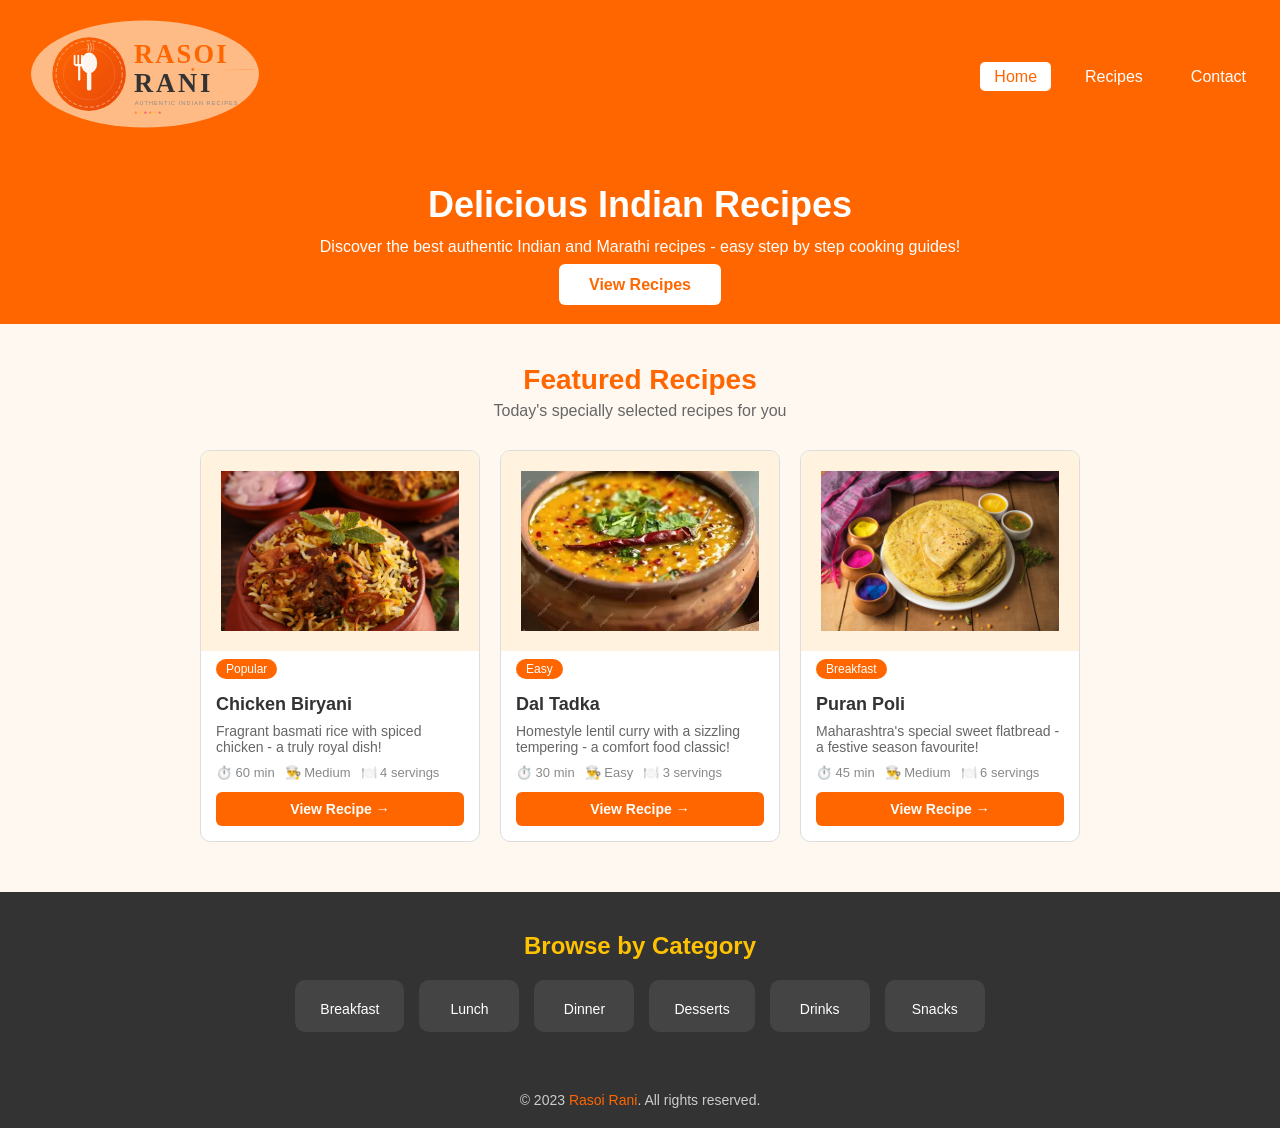
<file: index.html>
<!DOCTYPE html>
<html>
<head>
    <title>Home</title>
    <link rel="stylesheet" href="./css/style.css">
    <link rel="stylesheet" href="./css/home.css">
</head>
<body>
    <!-- NAVBAR -->
  <nav>
    <div class="logo">
        <img src="./images/rasoi_rani_logo.svg" alt="logo" width="250px">
    </div>
    <ul>
      <li><a href="/index.html" class="active">Home</a></li>
      <li><a href="./pages/recipes.html">Recipes</a></li>
      <li><a href="./pages/contact.html">Contact</a></li>
    </ul>
  </nav>

  <!-- HERO -->
  <section class="hero">
    <h1>Delicious Indian Recipes</h1>
    <p>Discover the best authentic Indian and Marathi recipes - easy step by step cooking guides!</p>
    <a href="./pages/recipes.html">View Recipes</a>
  </section>

     <!-- FEATURED RECIPES -->
  <div class="section-title">
    <h2>Featured Recipes</h2>
    <p>Today's specially selected recipes for you</p>
  </div>

  <div class="cards-grid">

    <div class="card">
      <img src="./images/biryani.jpg" alt="Chicken Biryani" class="card-img"/>
      <span class="card-badge">Popular</span>
      <div class="card-body">
        <h3>Chicken Biryani</h3>
        <p>Fragrant basmati rice with spiced chicken - a truly royal dish!</p>
        <div class="card-meta">
          <span>⏱️ 60 min</span>
          <span>👨‍🍳 Medium</span>
          <span>🍽️ 4 servings</span>
        </div>
        <a href="./pages/recipes.html" class="card-btn">View Recipe →</a>
      </div>
    </div>

    <div class="card">
      <img src="./images/dal-tadka.webp" alt="Dal Tadka" class="card-img"/>
      <span class="card-badge">Easy</span>
      <div class="card-body">
        <h3>Dal Tadka</h3>
        <p>Homestyle lentil curry with a sizzling tempering - a comfort food classic!</p>
        <div class="card-meta">
          <span>⏱️ 30 min</span>
          <span>👨‍🍳 Easy</span>
          <span>🍽️ 3 servings</span>
        </div>
        <a href="./pages/recipes.html" class="card-btn">View Recipe →</a>
      </div>
    </div>

    <div class="card">
      <img src="./images/puran-poli.jpg" alt="Puran Poli" class="card-img"/>
      <span class="card-badge">Breakfast</span>
      <div class="card-body">
        <h3>Puran Poli</h3>
        <p>Maharashtra's special sweet flatbread - a festive season favourite!</p>
        <div class="card-meta">
          <span>⏱️ 45 min</span>
          <span>👨‍🍳 Medium</span>
          <span>🍽️ 6 servings</span>
        </div>
        <a href="./pages/recipes.html" class="card-btn">View Recipe →</a>
      </div>
    </div>

  </div>

  <!-- CATEGORIES -->
  <div class="categories">
    <h2>Browse by Category</h2>
    <div class="cat-grid">
      <a href="./pages/recipes.html" class="cat-card"><span class="emoji"></span>Breakfast</a>
      <a href="./pages/recipes.html" class="cat-card"><span class="emoji"></span>Lunch</a>
      <a href="./pages/recipes.html" class="cat-card"><span class="emoji"></span>Dinner</a>
      <a href="./pages/recipes.html" class="cat-card"><span class="emoji"></span>Desserts</a>
      <a href="./pages/recipes.html" class="cat-card"><span class="emoji"></span>Drinks</a>
      <a href="./pages/recipes.html" class="cat-card"><span class="emoji"></span>Snacks</a>
    </div>
  </div>

  <!-- FOOTER -->
  <footer>
    <p>&copy; 2023 <span>Rasoi Rani</span>. All rights reserved.</p>
  </footer>
</body>
</html>
</file>
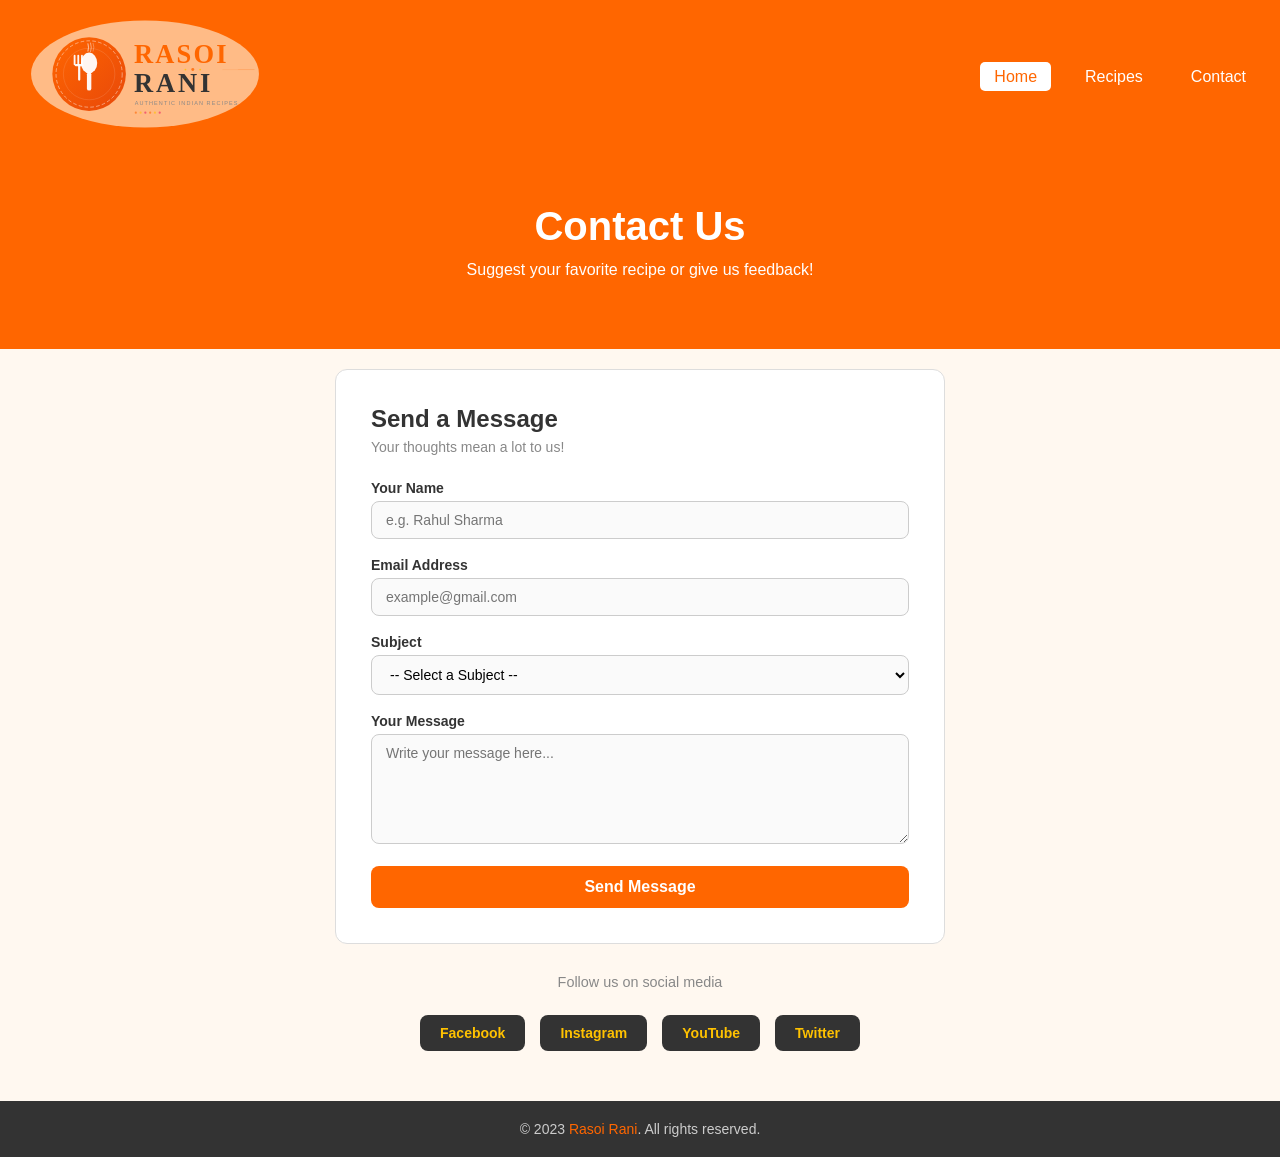
<file: pages/contact.html>
<!DOCTYPE html>
<html>
<head>
    <title>Contact Us</title>
    <link rel="stylesheet" href="./../css/style.css">
    <link rel="stylesheet" href="./../css/home.css">
</head>
<body>
    <!-- NAVBAR -->
  <nav>
    <div class="logo">
        <img src="./../images/rasoi_rani_logo.svg" alt="logo" width="250px">
    </div>
    <ul>
      <li><a href="./../index.html" class="active">Home</a></li>
      <li><a href="./recipes.html">Recipes</a></li>
      <li><a href="./contact.html">Contact</a></li>
    </ul>
  </nav>

   <!-- HERO SMALL -->
  <section class="hero" style="padding:50px 5%;">
    <h1 style="font-size:2.5rem;"> Contact Us</h1>
    <p>Suggest your favorite recipe or give us feedback!</p>
  </section>

  <!-- CONTACT FORM -->
  <div class="contact-section">

    <div class="contact-form">
      <h2> Send a Message</h2>
      <p>Your thoughts mean a lot to us!</p>

      <div class="form-group">
        <label for="name">Your Name</label>
        <input type="text" id="name" placeholder="e.g. Rahul Sharma" />
      </div>

      <div class="form-group">
        <label for="email"> Email Address</label>
        <input type="email" id="email" placeholder="example@gmail.com" />
      </div>

      <div class="form-group">
        <label for="topic"> Subject</label>
        <select id="topic">
          <option value="">-- Select a Subject --</option>
          <option value="recipe">I want to suggest a new Recipe</option>
          <option value="feedback">Feedback about the Website</option>
          <option value="question">I have a question about a Recipe</option>
          <option value="other">Other</option>
        </select>
      </div>

      <div class="form-group">
        <label for="message">Your Message</label>
        <textarea id="message" placeholder="Write your message here..."></textarea>
      </div>

      <button class="submit-btn" onclick="handleSubmit()"> Send Message</button>

      <div id="successMsg" style="display:none; margin-top:20px; background:#E8F5E9; border-radius:12px; padding:16px; color:#2E7D32; font-weight:600; text-align:center;">
         Your message has been sent successfully! Thank you 
      </div>
    </div>

    <!-- SOCIAL LINKS -->
    <div style="text-align:center; margin-top:30px;">
      <p style="color:#888; margin-bottom:15px; font-size:0.9rem;">Follow us on social media</p>
      <div class="social-links">
        <a href="https://www.facebook.com/"> Facebook</a>
        <a href="https://www.instagram.com/">Instagram</a>
        <a href="https://www.youtube.com/">YouTube</a>
        <a href="https://twitter.com/"> Twitter</a>
      </div>
    </div>
  </div>

<!-- FOOTER -->
  <footer>
    <p>&copy; 2023 <span>Rasoi Rani</span>. All rights reserved.</p>
  </footer>
</body>
</html>
</file>
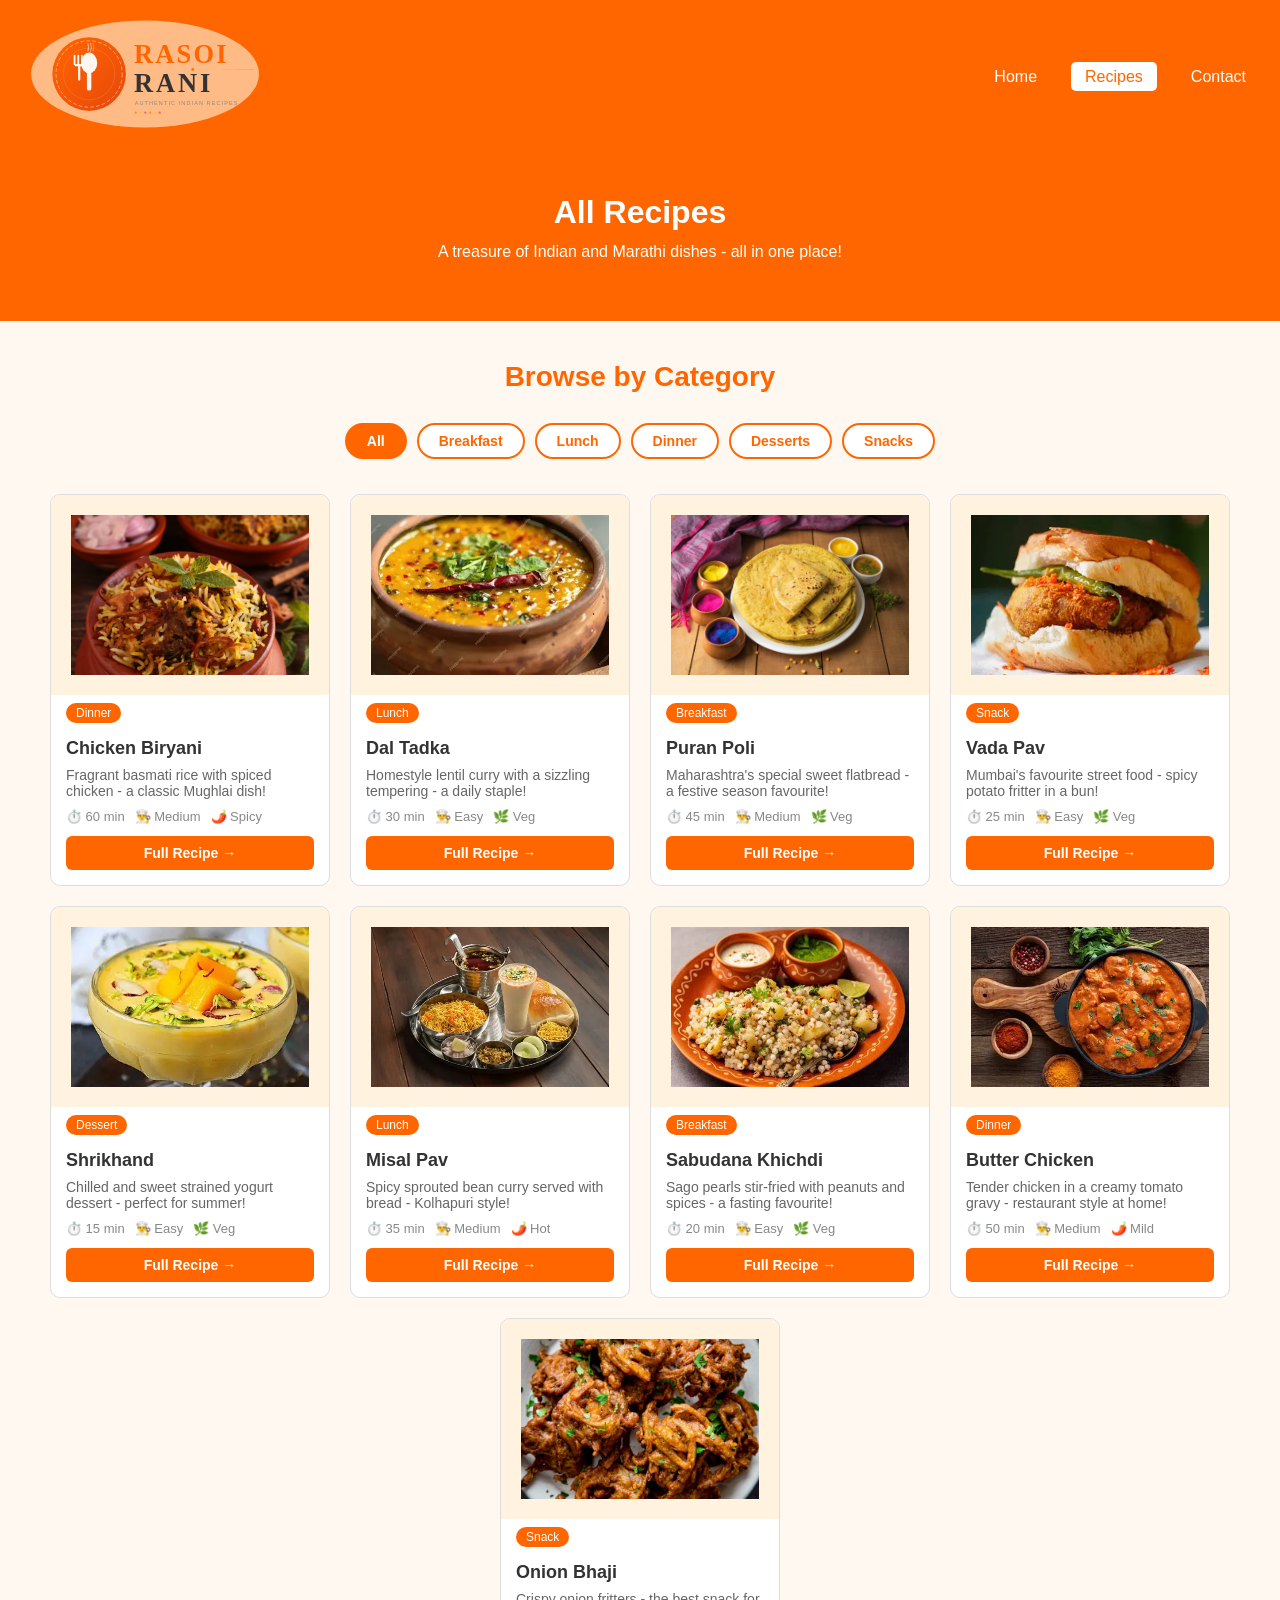
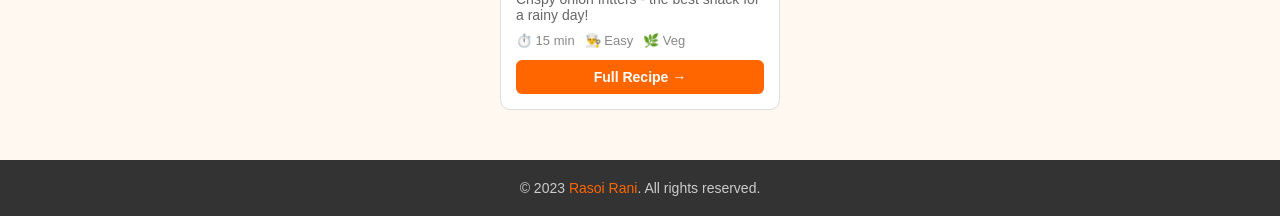
<file: pages/recipes.html>
<!DOCTYPE html>
<html>
<head>
  <title>Recipes</title>
  <link rel="stylesheet" href="./../css/style.css"/>
  <link rel="stylesheet" href="./../css/home.css">
</head>
<body>

  <!-- NAVBAR -->
  <nav>
  <div class="logo">
        <img src="./../images/rasoi_rani_logo.svg" alt="logo" width="250px">
    </div>
    <ul>
      <li><a href="./../index.html">Home</a></li>
      <li><a href="./recipes.html" class="active">Recipes</a></li>
      <li><a href="./contact.html">Contact</a></li>
    </ul>
  </nav>

  <!-- HERO SMALL -->
  <section class="hero" style="padding:40px 20px;">
    <h1 style="font-size:2rem;">All Recipes </h1>
    <p>A treasure of Indian and Marathi dishes - all in one place!</p>
  </section>

  <!-- FILTER BAR -->
  <div class="section-title">
    <h2>Browse by Category</h2>
  </div>

  <div class="filter-bar">
    <button class="filter-btn active" onclick="filterRecipes('all', this)">All</button>
    <button class="filter-btn" onclick="filterRecipes('breakfast', this)"> Breakfast</button>
    <button class="filter-btn" onclick="filterRecipes('lunch', this)"> Lunch</button>
    <button class="filter-btn" onclick="filterRecipes('dinner', this)"> Dinner</button>
    <button class="filter-btn" onclick="filterRecipes('dessert', this)"> Desserts</button>
    <button class="filter-btn" onclick="filterRecipes('snack', this)"> Snacks</button>
  </div>

  <!-- RECIPES GRID -->
  <div class="cards-grid" id="recipesGrid">

    <div class="card" data-cat="dinner">
      <img src="./../images/biryani.jpg" alt="Chicken Biryani" class="card-img"/>
      <span class="card-badge">Dinner</span>
      <div class="card-body">
        <h3>Chicken Biryani</h3>
        <p>Fragrant basmati rice with spiced chicken - a classic Mughlai dish!</p>
        <div class="card-meta">
          <span>⏱️ 60 min</span>
          <span>👨‍🍳 Medium</span>
          <span>🌶️ Spicy</span>
        </div>
        <a href="#" class="card-btn">Full Recipe →</a>
      </div>
    </div>

    <div class="card" data-cat="lunch">
      <img src="./../images/dal-tadka.webp" alt="Dal Tadka" class="card-img"/>
      <span class="card-badge">Lunch</span>
      <div class="card-body">
        <h3>Dal Tadka</h3>
        <p>Homestyle lentil curry with a sizzling tempering - a daily staple!</p>
        <div class="card-meta">
          <span>⏱️ 30 min</span>
          <span>👨‍🍳 Easy</span>
          <span>🌿 Veg</span>
        </div>
        <a href="#" class="card-btn">Full Recipe →</a>
      </div>
    </div>

    <div class="card" data-cat="breakfast">
      <img src="./../images/puran-poli.jpg" alt="Puran Poli" class="card-img"/>
      <span class="card-badge">Breakfast</span>
      <div class="card-body">
        <h3>Puran Poli</h3>
        <p>Maharashtra's special sweet flatbread - a festive season favourite!</p>
        <div class="card-meta">
          <span>⏱️ 45 min</span>
          <span>👨‍🍳 Medium</span>
          <span>🌿 Veg</span>
        </div>
        <a href="#" class="card-btn">Full Recipe →</a>
      </div>
    </div>

    <div class="card" data-cat="snack">
      <img src="./../images/vada-pav.webp" alt="Vada Pav" class="card-img"/>
      <span class="card-badge">Snack</span>
      <div class="card-body">
        <h3>Vada Pav</h3>
        <p>Mumbai's favourite street food - spicy potato fritter in a bun!</p>
        <div class="card-meta">
          <span>⏱️ 25 min</span>
          <span>👨‍🍳 Easy</span>
          <span>🌿 Veg</span>
        </div>
        <a href="#" class="card-btn">Full Recipe →</a>
      </div>
    </div>

    <div class="card" data-cat="dessert">
      <img src="./../images/shrikhand.webp" alt="Shrikhand" class="card-img"/>
      <span class="card-badge">Dessert</span>
      <div class="card-body">
        <h3>Shrikhand</h3>
        <p>Chilled and sweet strained yogurt dessert - perfect for summer!</p>
        <div class="card-meta">
          <span>⏱️ 15 min</span>
          <span>👨‍🍳 Easy</span>
          <span>🌿 Veg</span>
        </div>
        <a href="#" class="card-btn">Full Recipe →</a>
      </div>
    </div>

    <div class="card" data-cat="lunch">
      <img src="./../images/misal-pav.webp" alt="Misal Pav" class="card-img"/>
      <span class="card-badge">Lunch</span>
      <div class="card-body">
        <h3>Misal Pav</h3>
        <p>Spicy sprouted bean curry served with bread - Kolhapuri style!</p>
        <div class="card-meta">
          <span>⏱️ 35 min</span>
          <span>👨‍🍳 Medium</span>
          <span>🌶️ Hot</span>
        </div>
        <a href="#" class="card-btn">Full Recipe →</a>
      </div>
    </div>

    <div class="card" data-cat="breakfast">
      <img src="./../images/shabudana.jpg" alt="Sabudana Khichdi" class="card-img"/>
      <span class="card-badge">Breakfast</span>
      <div class="card-body">
        <h3>Sabudana Khichdi</h3>
        <p>Sago pearls stir-fried with peanuts and spices - a fasting favourite!</p>
        <div class="card-meta">
          <span>⏱️ 20 min</span>
          <span>👨‍🍳 Easy</span>
          <span>🌿 Veg</span>
        </div>
        <a href="#" class="card-btn">Full Recipe →</a>
      </div>
    </div>

    <div class="card" data-cat="dinner">
      <img src="./../images/butter-chiken.webp" alt="Butter Chicken" class="card-img"/>
      <span class="card-badge">Dinner</span>
      <div class="card-body">
        <h3>Butter Chicken</h3>
        <p>Tender chicken in a creamy tomato gravy - restaurant style at home!</p>
        <div class="card-meta">
          <span>⏱️ 50 min</span>
          <span>👨‍🍳 Medium</span>
          <span>🌶️ Mild</span>
        </div>
        <a href="#" class="card-btn">Full Recipe →</a>
      </div>
    </div>

    <div class="card" data-cat="snack">
      <img src="./../images/onion-Bhaji.webp" alt="Onion Bhaji" class="card-img"/>
      <span class="card-badge">Snack</span>
      <div class="card-body">
        <h3>Onion Bhaji</h3>
        <p>Crispy onion fritters - the best snack for a rainy day!</p>
        <div class="card-meta">
          <span>⏱️ 15 min</span>
          <span>👨‍🍳 Easy</span>
          <span>🌿 Veg</span>
        </div>
        <a href="#" class="card-btn">Full Recipe →</a>
      </div>
    </div>

  </div>
    <!-- FOOTER -->
  <footer>
    <p>&copy; 2023 <span>Rasoi Rani</span>. All rights reserved.</p>
  </footer>
</body>
</html>
</file>
<file: css/style.css>
* {
  margin: 0;
  padding: 0;
  box-sizing: border-box;
}

body {
  font-family: Arial, sans-serif;
  background-color: #fff8f0;
  color: #333;
}
</file>
<file: css/home.css>
/* NAVBAR */
nav {
  background-color: #ff6600;
  padding: 15px 20px;
  display: flex;
  justify-content: space-between;
  align-items: center;
}

nav .logo {
  color: white;
  font-size: 24px;
  font-weight: bold;
}

nav ul {
  list-style: none;
  display: flex;
  gap: 20px;
}

nav ul a {
  color: white;
  text-decoration: none;
  font-size: 16px;
  padding: 6px 14px;
  border-radius: 5px;
}

nav ul a:hover,
nav ul a.active {
  background-color: white;
  color: #ff6600;
}

/* HERO */
.hero {
  background-color: #ff6600;
  color: white;
  text-align: center;
  padding: 30px 20px;
}

.hero h1 {
  font-size: 36px;
  margin-bottom: 12px;
}

.hero p {
  font-size: 16px;
  margin-bottom: 20px;
}

.hero a {
  background-color: white;
  color: #ff6600;
  padding: 12px 30px;
  border-radius: 6px;
  text-decoration: none;
  font-weight: bold;
  font-size: 16px;
}

.hero a:hover {
  background-color: #333;
  color: white;
}

/* SECTION TITLE */
.section-title {
  text-align: center;
  padding: 40px 20px 20px;
}

.section-title h2 {
  font-size: 28px;
  color: #ff6600;
}

.section-title p {
  color: #666;
  margin-top: 6px;
}

/* CARDS GRID */
.cards-grid {
  display: flex;
  flex-wrap: wrap;
  gap: 20px;
  padding: 10px 30px 50px;
  justify-content: center;
}

/* CARD */
.card {
  background-color: white;
  border: 1px solid #ddd;
  border-radius: 10px;
  width: 280px;
  overflow: hidden;
}

.card:hover {
  box-shadow: 0 4px 15px rgba(0,0,0,0.15);
}

.card-img {
  font-size: 60px;
  text-align: center;
  padding: 20px;
  background-color: #fff3e0;
}

.card-body {
  padding: 15px;
}

.card-body h3 {
  font-size: 18px;
  margin-bottom: 8px;
}

.card-body p {
  font-size: 14px;
  color: #666;
  margin-bottom: 10px;
}

.card-meta {
  font-size: 13px;
  color: #888;
  margin-bottom: 12px;
  display: flex;
  gap: 10px;
  flex-wrap: wrap;
}

.card-btn {
  display: block;
  text-align: center;
  background-color: #ff6600;
  color: white;
  padding: 9px;
  border-radius: 6px;
  text-decoration: none;
  font-weight: bold;
  font-size: 14px;
}

.card-btn:hover {
  background-color: #cc5200;
}

.card-badge {
  display: inline-block;
  background-color: #ff6600;
  color: white;
  font-size: 12px;
  padding: 3px 10px;
  border-radius: 12px;
  margin: 8px 15px 0;
}

/* CATEGORIES */
.categories {
  background-color: #333;
  padding: 40px 20px;
  text-align: center;
}

.categories h2 {
  color: #ffc200;
  font-size: 24px;
  margin-bottom: 20px;
}

.cat-grid {
  display: flex;
  flex-wrap: wrap;
  justify-content: center;
  gap: 15px;
}

.cat-card {
  background-color: #444;
  color: white;
  text-decoration: none;
  padding: 15px 25px;
  border-radius: 10px;
  font-size: 14px;
  text-align: center;
  min-width: 100px;
}

.cat-card .emoji {
  display: block;
  font-size: 28px;
  margin-bottom: 6px;
}

.cat-card:hover {
  background-color: #ff6600;
}

/* FILTER BUTTONS */
.filter-bar {
  display: flex;
  flex-wrap: wrap;
  justify-content: center;
  gap: 10px;
  padding: 10px 20px 25px;
}

.filter-btn {
  padding: 8px 20px;
  border: 2px solid #ff6600;
  background-color: white;
  color: #ff6600;
  border-radius: 20px;
  font-size: 14px;
  font-weight: bold;
  cursor: pointer;
}

.filter-btn:hover,
.filter-btn.active {
  background-color: #ff6600;
  color: white;
}

/* CONTACT FORM */
.contact-section {
  max-width: 650px;
  margin: 0 auto;
  padding: 20px 20px 50px;
}

.contact-form {
  background-color: white;
  border: 1px solid #ddd;
  border-radius: 12px;
  padding: 35px;
}

.contact-form h2 {
  font-size: 24px;
  margin-bottom: 6px;
}

.contact-form p {
  color: #888;
  margin-bottom: 25px;
  font-size: 14px;
}

.form-group {
  margin-bottom: 18px;
}

.form-group label {
  display: block;
  font-weight: bold;
  margin-bottom: 5px;
  font-size: 14px;
}

.form-group input,
.form-group textarea,
.form-group select {
  width: 100%;
  padding: 10px 14px;
  border: 1px solid #ccc;
  border-radius: 8px;
  font-size: 14px;
  font-family: Arial, sans-serif;
  background-color: #fafafa;
}

.form-group input:focus,
.form-group textarea:focus,
.form-group select:focus {
  outline: none;
  border-color: #ff6600;
}

.form-group textarea {
  min-height: 110px;
  resize: vertical;
}

.submit-btn {
  width: 100%;
  padding: 12px;
  background-color: #ff6600;
  color: white;
  border: none;
  border-radius: 8px;
  font-size: 16px;
  font-weight: bold;
  cursor: pointer;
}

.submit-btn:hover {
  background-color: #cc5200;
}

.social-links {
  display: flex;
  justify-content: center;
  gap: 15px;
  margin-top: 25px;
  flex-wrap: wrap;
}

.social-links a {
  background-color: #333;
  color: #ffc200;
  padding: 10px 20px;
  border-radius: 8px;
  text-decoration: none;
  font-size: 14px;
  font-weight: bold;
}

.social-links a:hover {
  background-color: #ff6600;
  color: white;
}

/* FOOTER */
footer {
  background-color: #333;
  color: #ccc;
  text-align: center;
  padding: 20px;
  font-size: 14px;
}

footer span {
  color: #ff6600;
}

/* MEDIA QUERIES */
@media (max-width: 768px) {
  .hero h1 { font-size: 26px; }
  .cards-grid { padding: 10px 15px 40px; }
  .card { width: 45%; }
  nav ul { gap: 10px; }
  nav ul a { font-size: 14px; padding: 5px 10px; }
}

@media (max-width: 480px) {
  nav { flex-direction: column; gap: 10px; }
  nav ul { flex-wrap: wrap; justify-content: center; }
  .hero h1 { font-size: 22px; }
  .hero p { font-size: 14px; }
  .card { width: 100%; }
  .contact-form { padding: 20px; }
  .social-links { gap: 10px; }
}

/* IMAGE STYLE - replaces emoji div */
.card-img {
  width: 100%;
  height: 200px;
  object-fit: cover;
  display: block;
}
</file>
